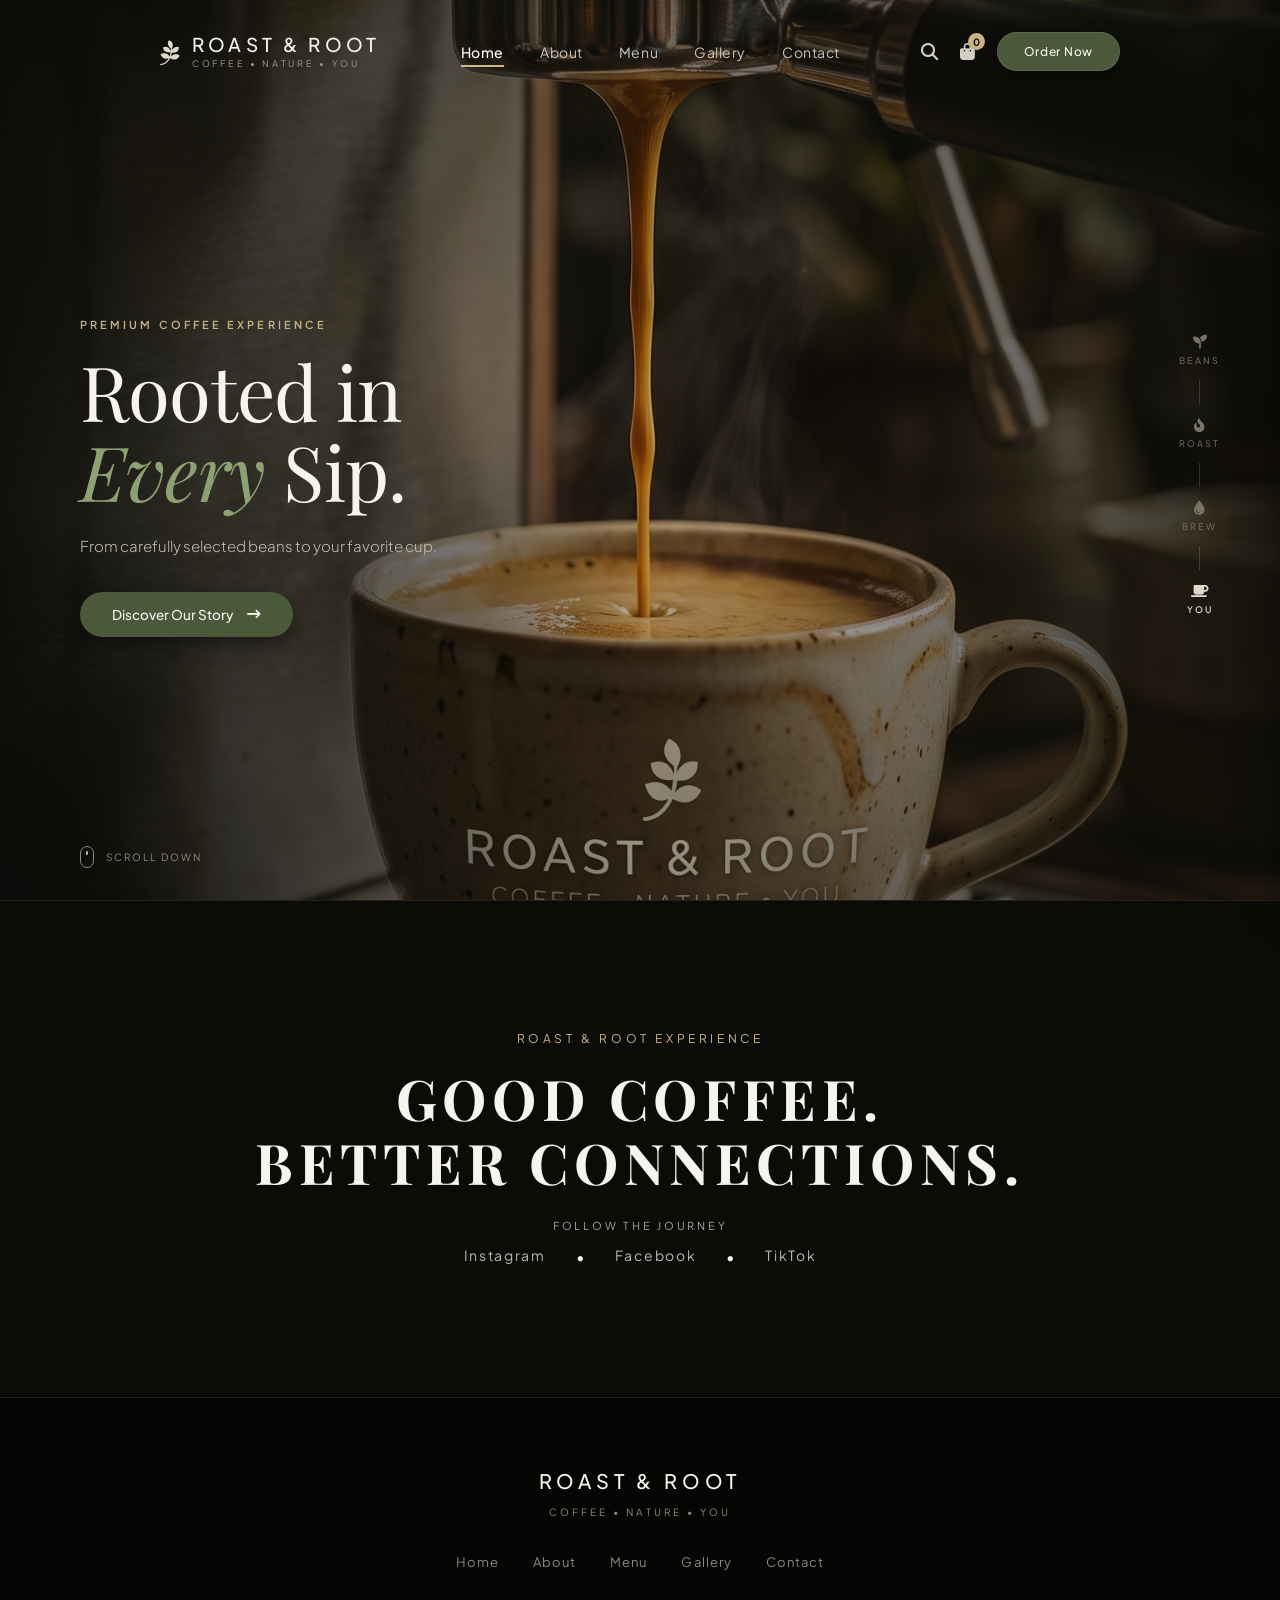
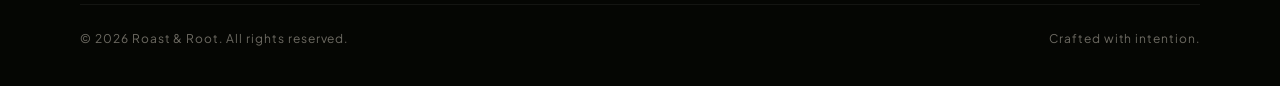
<file: index.html>
<!DOCTYPE html>
<html lang="en">
<head>
  <meta charset="UTF-8" />
  <meta name="viewport" content="width=device-width, initial-scale=1.0" />
  <title>Roast & Root — Rooted in Every Sip</title>
  <link rel="preconnect" href="https://fonts.googleapis.com">
  <link rel="preconnect" href="https://fonts.gstatic.com" crossorigin>
  <link href="https://fonts.googleapis.com/css2?family=Playfair+Display:ital,wght@0,400;0,600;1,400;1,600&family=Plus+Jakarta+Sans:wght@300;400;500;600;700&display=swap" rel="stylesheet">
  <link rel="stylesheet" href="https://cdnjs.cloudflare.com/ajax/libs/font-awesome/6.4.0/css/all.min.css">
  <link rel="stylesheet" href="styles/global.css">
  <link rel="stylesheet" href="styles/home.css">
</head>
<body>

  <div class="hero-wrapper" id="home">
    <div class="hero-bg"></div>
    <div class="hero-container">
      <header>
        <a href="index.html" class="brand">
          <div class="brand-logo"><i class="fa-brands fa-pagelines"></i></div>
          <div class="brand-text">
            <h2>Roast & Root</h2>
            <span>Coffee • Nature • You</span>
          </div>
        </a>

        <nav>
          <a href="index.html" class="active">Home</a>
          <a href="pages/about.html">About</a>
          <a href="pages/menu.html">Menu</a>
          <a href="pages/gallery.html">Gallery</a>
          <a href="pages/contact.html">Contact</a>
        </nav>

        <div class="header-actions">
          <i class="fa-solid fa-magnifying-glass"></i>
          <div class="cart-trigger-wrapper" onclick="toggleCart()">
            <i class="fa-solid fa-bag-shopping"></i>
            <span class="cart-badge" id="cartBadge">0</span>
          </div>
          <a href="pages/menu.html" class="btn-order">Order Now</a>
        </div>
      </header>

      <main class="hero-main">
        <div class="hero-text">
          <span class="tagline">Premium Coffee Experience</span>
          <h1>Rooted in <br /><span>Every</span> Sip.</h1>
          <p>From carefully selected beans to your favorite cup.</p>
          <a href="pages/about.html" class="btn-discover">
            <span>Discover Our Story</span>
            <i class="fa-solid fa-arrow-right-long"></i>
          </a>
        </div>

        <div class="stepper">
          <div class="step-item">
            <i class="fa-solid fa-seedling step-icon"></i>
            <span class="step-title">BEANS</span>
          </div>
          <div class="step-separator"></div>
          <div class="step-item">
            <i class="fa-solid fa-fire-flame-curved step-icon"></i>
            <span class="step-title">ROAST</span>
          </div>
          <div class="step-separator"></div>
          <div class="step-item">
            <i class="fa-solid fa-droplet step-icon"></i>
            <span class="step-title">BREW</span>
          </div>
          <div class="step-separator"></div>
          <div class="step-item active">
            <i class="fa-solid fa-mug-saucer step-icon"></i>
            <span class="step-title">YOU</span>
          </div>
        </div>
      </main>

      <footer class="hero-footer">
        <div class="mouse-icon">
          <div class="mouse-wheel"></div>
        </div>
        <span>Scroll Down</span>
      </footer>
    </div>
  </div>

  <section class="creative-banner">
    <p>Roast & Root Experience</p>
    <h2>GOOD COFFEE.<br />BETTER CONNECTIONS.</h2>
    <div style="font-size: 11px; letter-spacing: 0.25em; text-transform: uppercase; color: #a6a297; margin-bottom: 14px;">Follow the journey</div>
    <div class="social-links">
      <a href="#">Instagram</a>
      <span>•</span>
      <a href="#">Facebook</a>
      <span>•</span>
      <a href="#">TikTok</a>
    </div>
  </section>

  <footer class="master-footer">
    <div class="footer-brand">
      <h3>Roast & Root</h3>
      <span>COFFEE • NATURE • YOU</span>
    </div>

    <div class="footer-nav">
      <a href="index.html">Home</a>
      <a href="pages/about.html">About</a>
      <a href="pages/menu.html">Menu</a>
      <a href="pages/gallery.html">Gallery</a>
      <a href="pages/contact.html">Contact</a>
    </div>

    <div class="footer-bottom">
      <div>&copy; 2026 Roast & Root. All rights reserved.</div>
      <div>Crafted with intention.</div>
    </div>
  </footer>

  <!-- Cart Drawer -->
  <div class="cart-backdrop" id="cartBackdrop" onclick="toggleCart()"></div>
  <aside class="cart-drawer" id="cartDrawer">
    <div class="cart-header">
      <h3>Your Selection</h3>
      <div class="close-cart" onclick="toggleCart()">&times;</div>
    </div>
    <div class="cart-items-list" id="cartItemsList"></div>
    <div class="cart-footer">
      <div class="cart-total-row">
        <span>Total Amount</span>
        <strong id="cartTotal">$0.00</strong>
      </div>
      <button class="btn-checkout" onclick="checkoutOrder()">
        <span>Checkout & Order</span>
        <i class="fa-solid fa-arrow-right"></i>
      </button>
    </div>
  </aside>

  <!-- Checkout & Receipt Modals -->
  <div class="modal-backdrop" id="checkoutModal" onclick="closeCheckoutModal()">
    <div class="modal-box" onclick="event.stopPropagation()">
      <div class="modal-header">
        <h3>Complete Your Order</h3>
        <span class="modal-close" onclick="closeCheckoutModal()">&times;</span>
      </div>
      <form class="modal-body" onsubmit="submitCheckout(event)">
        <div class="form-group">
          <label>Full Name</label>
          <input type="text" id="custName" class="form-control" placeholder="e.g. Sarah Ahmad" required />
        </div>
        <div class="form-group">
          <label>Phone Number</label>
          <input type="tel" id="custPhone" class="form-control" placeholder="07XXXXXXXX" required />
        </div>
        <div class="form-group">
          <label>Delivery Address / Table No.</label>
          <input type="text" id="custAddress" class="form-control" placeholder="Amman, 7th Circle or Table 4" required />
        </div>
        <div class="custom-group">
          <label>Payment Method</label>
          <div class="option-pills" id="payOptions">
            <button type="button" class="pill active" onclick="selectPill(this, 'pay')">Cash on Delivery</button>
            <button type="button" class="pill" onclick="selectPill(this, 'pay')">CliQ / Mobile Pay</button>
          </div>
        </div>
        <div class="custom-price-preview">
          <span>Order Total</span>
          <strong id="checkoutFinalTotal">$0.00</strong>
        </div>
        <button type="submit" class="btn-confirm-add">Confirm & Place Order</button>
      </form>
    </div>
  </div>

  <div class="modal-backdrop" id="receiptModal" onclick="closeReceiptModal()">
    <div class="modal-box receipt-card" onclick="event.stopPropagation()">
      <div class="receipt-header">
        <div class="receipt-logo"><i class="fa-brands fa-pagelines"></i></div>
        <h3>ROAST & ROOT</h3>
        <p>COFFEE • NATURE • YOU</p>
        <span class="receipt-divider">••••••••••••••••••••••••••••••••</span>
      </div>
      <div class="receipt-details" id="receiptContent"></div>
      <div class="receipt-actions">
        <button class="btn-whatsapp-order" onclick="sendToWhatsApp()">
          <i class="fa-brands fa-whatsapp"></i> Send via WhatsApp
        </button>
        <button class="btn-secondary-receipt" onclick="closeReceiptModal()">Done</button>
      </div>
    </div>
  </div>

  <script src="main.js"></script>
</body>
</html>
</file>
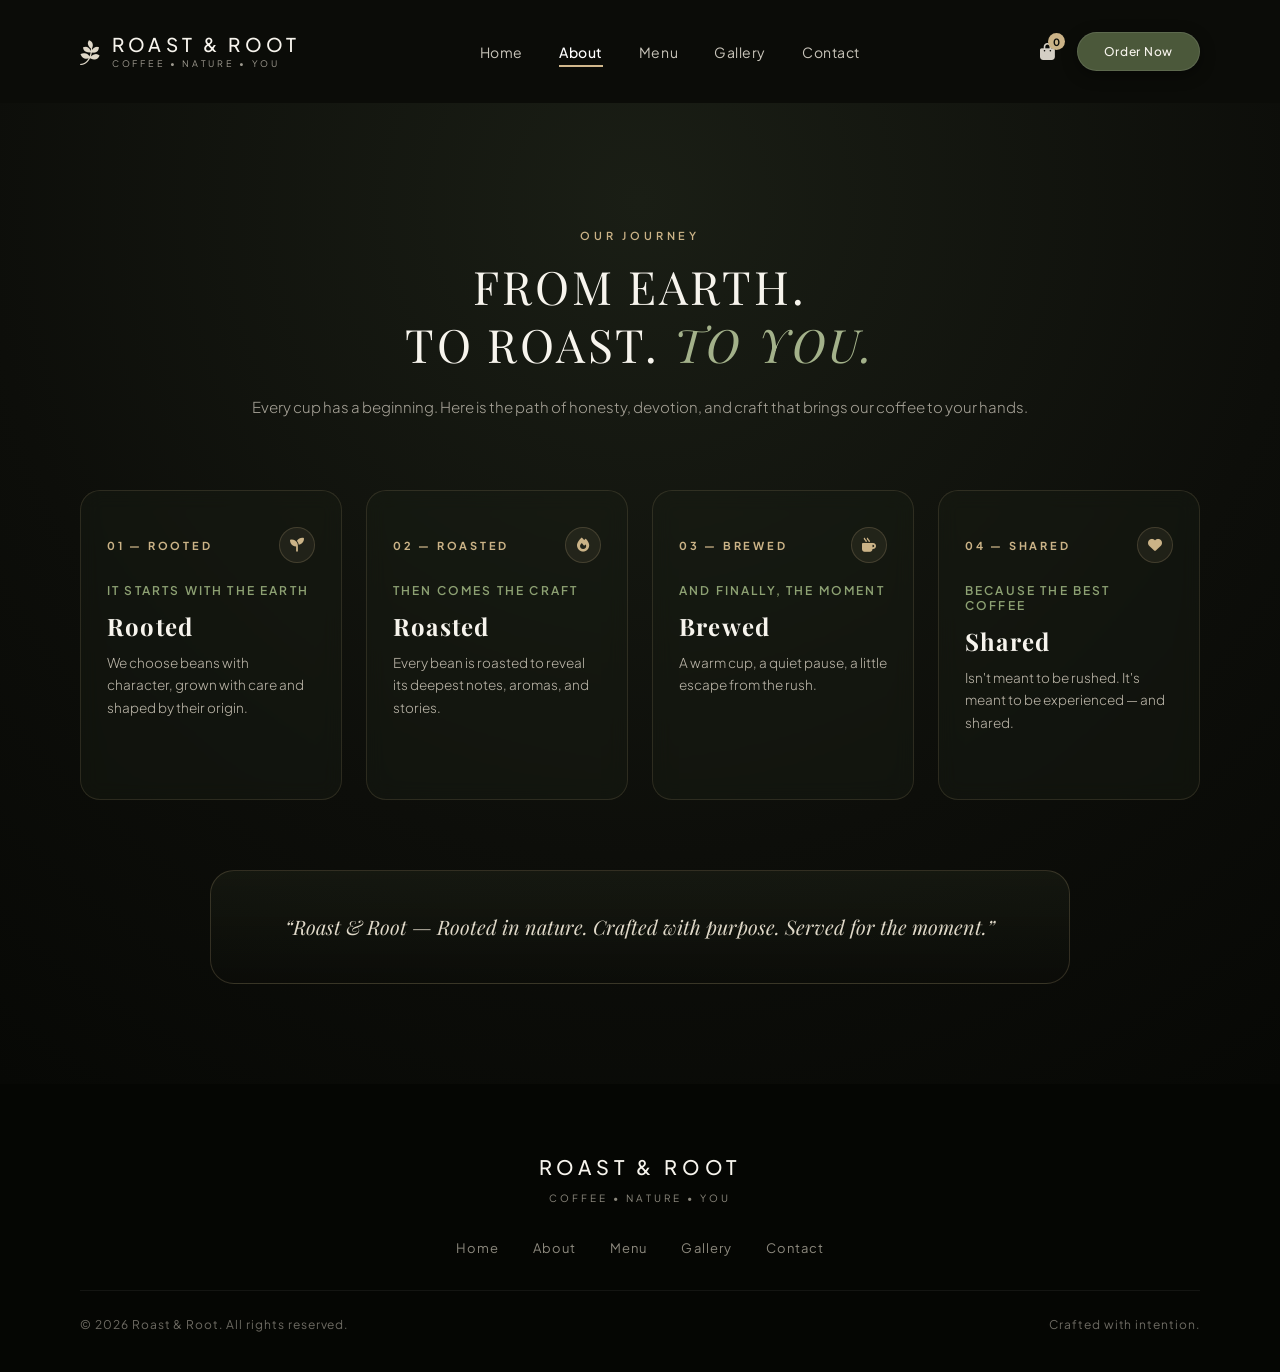
<file: pages/about.html>
<!DOCTYPE html>
<html lang="en">
<head>
  <meta charset="UTF-8" />
  <meta name="viewport" content="width=device-width, initial-scale=1.0" />
  <title>About Us — Roast & Root</title>
  <link rel="preconnect" href="https://fonts.googleapis.com">
  <link rel="preconnect" href="https://fonts.gstatic.com" crossorigin>
  <link href="https://fonts.googleapis.com/css2?family=Playfair+Display:ital,wght@0,400;0,600;1,400;1,600&family=Plus+Jakarta+Sans:wght@300;400;500;600;700&display=swap" rel="stylesheet">
  <link rel="stylesheet" href="https://cdnjs.cloudflare.com/ajax/libs/font-awesome/6.4.0/css/all.min.css">
  <link rel="stylesheet" href="../styles/global.css">
  <link rel="stylesheet" href="../styles/about.css">
</head>
<body>
  <header>
    <a href="../index.html" class="brand">
      <div class="brand-logo"><i class="fa-brands fa-pagelines"></i></div>
      <div class="brand-text">
        <h2>Roast & Root</h2>
        <span>Coffee • Nature • You</span>
      </div>
    </a>
    <nav>
      <a href="../index.html">Home</a>
      <a href="about.html" class="active">About</a>
      <a href="menu.html">Menu</a>
      <a href="gallery.html">Gallery</a>
      <a href="contact.html">Contact</a>
    </nav>
    <div class="header-actions">
      <div class="cart-trigger-wrapper" onclick="toggleCart()">
        <i class="fa-solid fa-bag-shopping"></i>
        <span class="cart-badge" id="cartBadge">0</span>
      </div>
      <a href="menu.html" class="btn-order">Order Now</a>
    </div>
  </header>

  <section class="about-section">
    <div class="section-header">
      <span class="section-kicker">Our Journey</span>
      <h2 class="section-title">FROM EARTH. <br />TO ROAST. <span>TO YOU.</span></h2>
      <p class="section-subtitle">
        Every cup has a beginning. Here is the path of honesty, devotion, and craft that brings our coffee to your hands.
      </p>
    </div>

    <div class="journey-grid">
      <div class="journey-card">
        <div>
          <div class="card-top">
            <span class="step-number">01 — ROOTED</span>
            <div class="card-icon"><i class="fa-solid fa-seedling"></i></div>
          </div>
          <div class="card-subtitle">It starts with the earth</div>
          <h3 class="card-title">Rooted</h3>
          <p class="card-desc">We choose beans with character, grown with care and shaped by their origin.</p>
        </div>
      </div>
      <div class="journey-card">
        <div>
          <div class="card-top">
            <span class="step-number">02 — ROASTED</span>
            <div class="card-icon"><i class="fa-solid fa-fire"></i></div>
          </div>
          <div class="card-subtitle">Then comes the craft</div>
          <h3 class="card-title">Roasted</h3>
          <p class="card-desc">Every bean is roasted to reveal its deepest notes, aromas, and stories.</p>
        </div>
      </div>
      <div class="journey-card">
        <div>
          <div class="card-top">
            <span class="step-number">03 — BREWED</span>
            <div class="card-icon"><i class="fa-solid fa-mug-hot"></i></div>
          </div>
          <div class="card-subtitle">And finally, the moment</div>
          <h3 class="card-title">Brewed</h3>
          <p class="card-desc">A warm cup, a quiet pause, a little escape from the rush.</p>
        </div>
      </div>
      <div class="journey-card">
        <div>
          <div class="card-top">
            <span class="step-number">04 — SHARED</span>
            <div class="card-icon"><i class="fa-solid fa-heart"></i></div>
          </div>
          <div class="card-subtitle">Because the best coffee</div>
          <h3 class="card-title">Shared</h3>
          <p class="card-desc">Isn't meant to be rushed. It's meant to be experienced — and shared.</p>
        </div>
      </div>
    </div>

    <div class="about-quote-box">
      <p>“Roast & Root — Rooted in nature. Crafted with purpose. Served for the moment.”</p>
    </div>
  </section>

  <footer class="master-footer">
    <div class="footer-brand">
      <h3>Roast & Root</h3>
      <span>COFFEE • NATURE • YOU</span>
    </div>
    <div class="footer-nav">
      <a href="../index.html">Home</a>
      <a href="about.html">About</a>
      <a href="menu.html">Menu</a>
      <a href="gallery.html">Gallery</a>
      <a href="contact.html">Contact</a>
    </div>
    <div class="footer-bottom">
      <div>&copy; 2026 Roast & Root. All rights reserved.</div>
      <div>Crafted with intention.</div>
    </div>
  </footer>

  <script src="../main.js"></script>
</body>
</html>
</file>
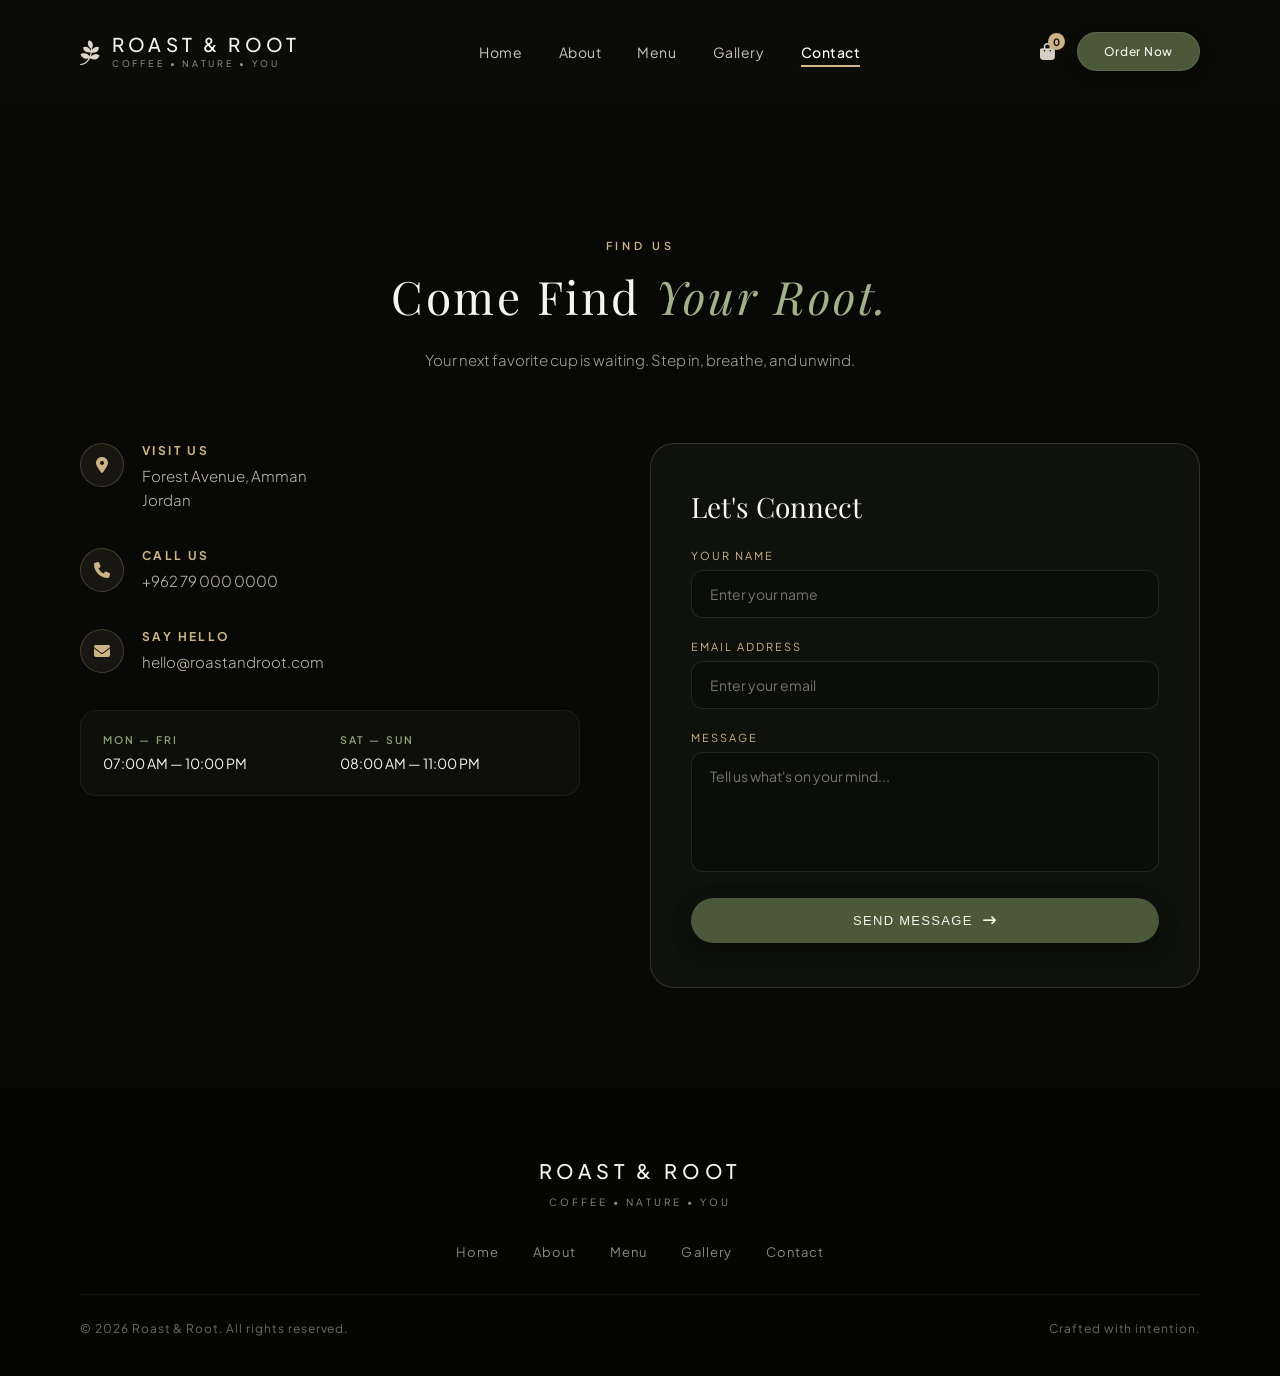
<file: pages/contact.html>
<!DOCTYPE html>
<html lang="en">
<head>
  <meta charset="UTF-8" />
  <meta name="viewport" content="width=device-width, initial-scale=1.0" />
  <title>Contact Us — Roast & Root</title>
  <link rel="preconnect" href="https://fonts.googleapis.com">
  <link rel="preconnect" href="https://fonts.gstatic.com" crossorigin>
  <link href="https://fonts.googleapis.com/css2?family=Playfair+Display:ital,wght@0,400;0,600;1,400;1,600&family=Plus+Jakarta+Sans:wght@300;400;500;600;700&display=swap" rel="stylesheet">
  <link rel="stylesheet" href="https://cdnjs.cloudflare.com/ajax/libs/font-awesome/6.4.0/css/all.min.css">
  <link rel="stylesheet" href="../styles/global.css">
  <link rel="stylesheet" href="../styles/contact.css">
</head>
<body>
  <header>
    <a href="../index.html" class="brand">
      <div class="brand-logo"><i class="fa-brands fa-pagelines"></i></div>
      <div class="brand-text">
        <h2>Roast & Root</h2>
        <span>Coffee • Nature • You</span>
      </div>
    </a>
    <nav>
      <a href="../index.html">Home</a>
      <a href="about.html">About</a>
      <a href="menu.html">Menu</a>
      <a href="gallery.html">Gallery</a>
      <a href="contact.html" class="active">Contact</a>
    </nav>
    <div class="header-actions">
      <div class="cart-trigger-wrapper" onclick="toggleCart()">
        <i class="fa-solid fa-bag-shopping"></i>
        <span class="cart-badge" id="cartBadge">0</span>
      </div>
      <a href="menu.html" class="btn-order">Order Now</a>
    </div>
  </header>

  <section class="contact-section">
    <div class="section-header">
      <span class="section-kicker">Find Us</span>
      <h2 class="section-title">Come Find <span>Your Root.</span></h2>
      <p class="section-subtitle">Your next favorite cup is waiting. Step in, breathe, and unwind.</p>
    </div>

    <div class="contact-grid">
      <div class="contact-info">
        <div class="info-card">
          <div class="info-icon"><i class="fa-solid fa-location-dot"></i></div>
          <div class="info-detail">
            <h4>Visit Us</h4>
            <p>Forest Avenue, Amman<br />Jordan</p>
          </div>
        </div>
        <div class="info-card">
          <div class="info-icon"><i class="fa-solid fa-phone"></i></div>
          <div class="info-detail">
            <h4>Call Us</h4>
            <p>+962 79 000 0000</p>
          </div>
        </div>
        <div class="info-card">
          <div class="info-icon"><i class="fa-solid fa-envelope"></i></div>
          <div class="info-detail">
            <h4>Say Hello</h4>
            <p>hello@roastandroot.com</p>
          </div>
        </div>
        <div class="hours-grid">
          <div class="hour-block">
            <span>MON — FRI</span>
            <strong>07:00 AM — 10:00 PM</strong>
          </div>
          <div class="hour-block">
            <span>SAT — SUN</span>
            <strong>08:00 AM — 11:00 PM</strong>
          </div>
        </div>
      </div>

      <div class="contact-form-box">
        <h3>Let's Connect</h3>
        <form onsubmit="handleContact(event)">
          <div class="form-group">
            <label>Your Name</label>
            <input type="text" class="form-control" placeholder="Enter your name" required />
          </div>
          <div class="form-group">
            <label>Email Address</label>
            <input type="email" class="form-control" placeholder="Enter your email" required />
          </div>
          <div class="form-group">
            <label>Message</label>
            <textarea class="form-control" placeholder="Tell us what's on your mind..." required></textarea>
          </div>
          <button type="submit" class="btn-send">
            <span>Send Message</span>
            <i class="fa-solid fa-arrow-right-long"></i>
          </button>
        </form>
      </div>
    </div>
  </section>

  <footer class="master-footer">
    <div class="footer-brand">
      <h3>Roast & Root</h3>
      <span>COFFEE • NATURE • YOU</span>
    </div>
    <div class="footer-nav">
      <a href="../index.html">Home</a>
      <a href="about.html">About</a>
      <a href="menu.html">Menu</a>
      <a href="gallery.html">Gallery</a>
      <a href="contact.html">Contact</a>
    </div>
    <div class="footer-bottom">
      <div>&copy; 2026 Roast & Root. All rights reserved.</div>
      <div>Crafted with intention.</div>
    </div>
  </footer>

  <script src="../main.js"></script>
</body>
</html>
</file>
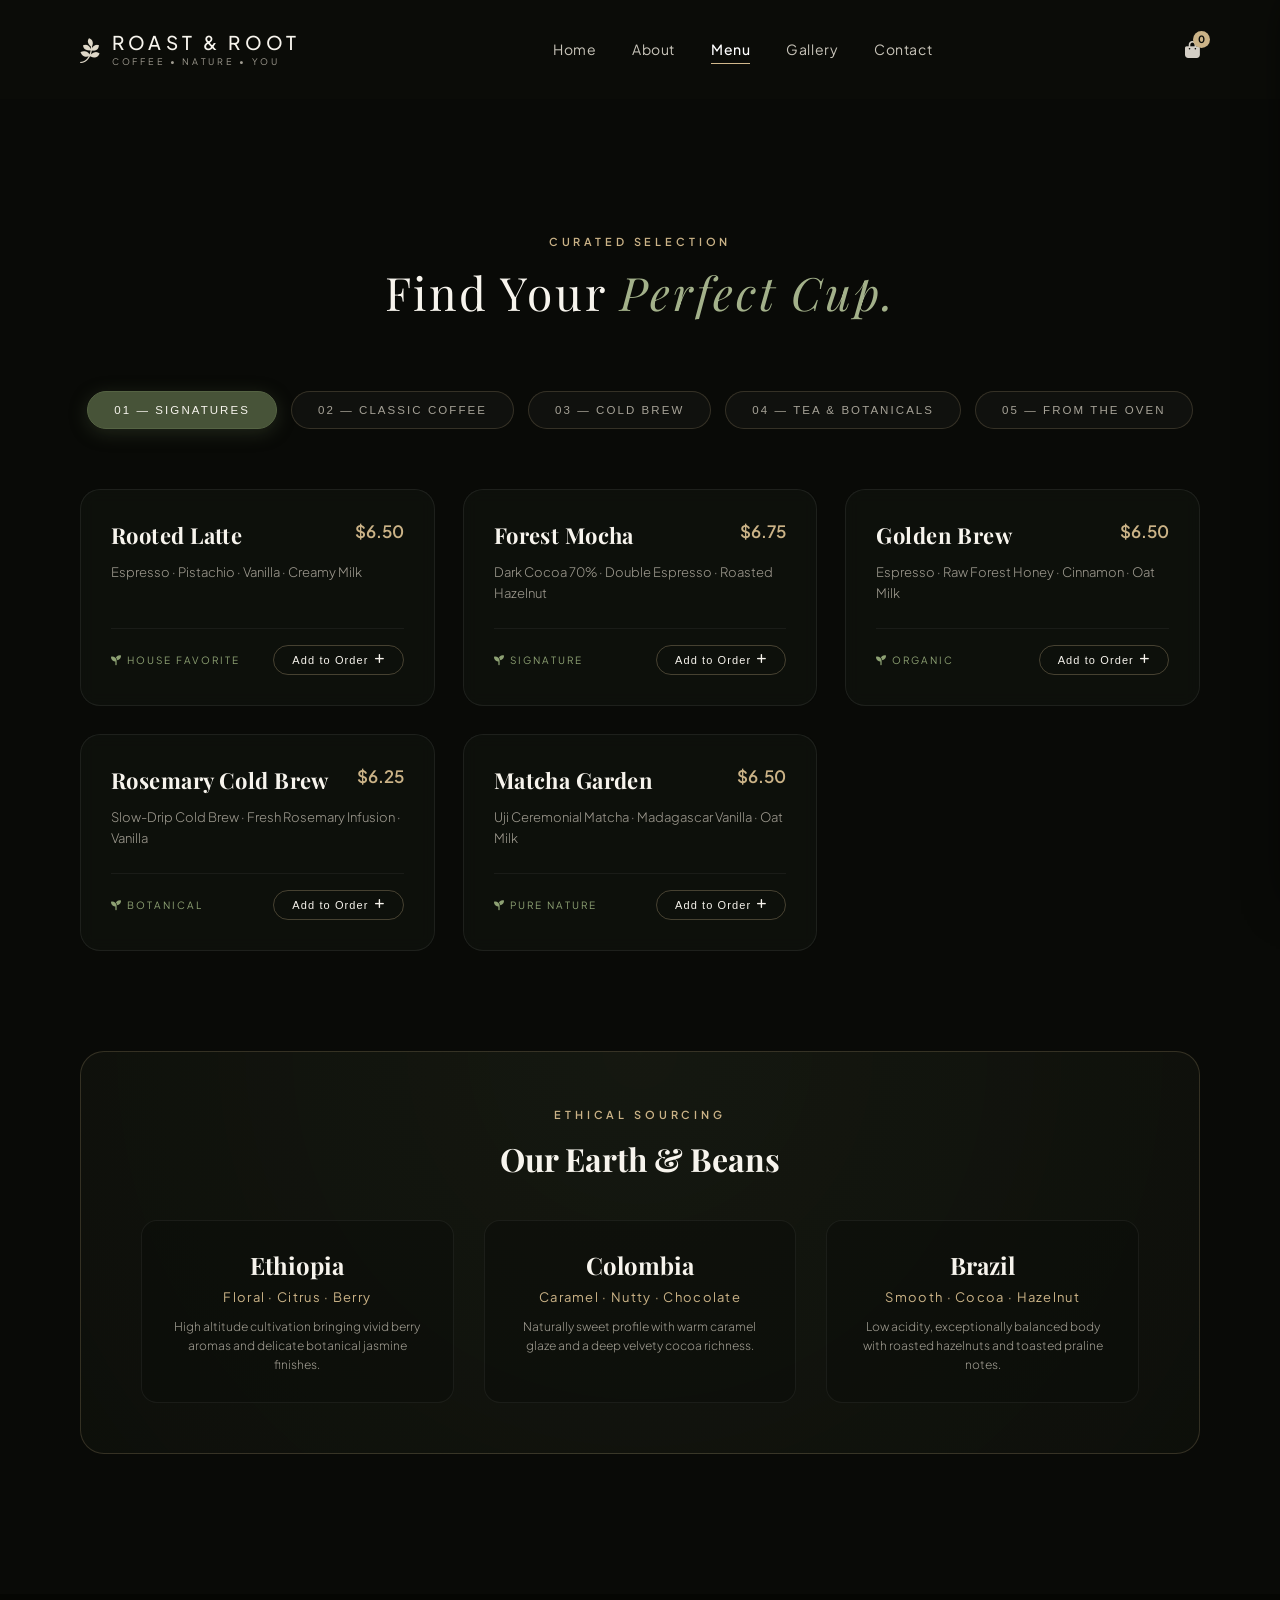
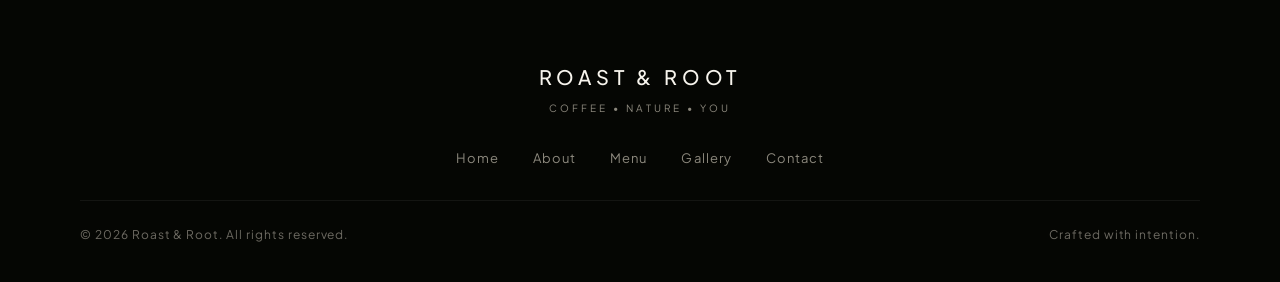
<file: pages/menu.html>
<!DOCTYPE html>
<html lang="en">
<head>
  <meta charset="UTF-8" />
  <meta name="viewport" content="width=device-width, initial-scale=1.0" />
  <title>Menu — Roast & Root</title>
  <link rel="preconnect" href="https://fonts.googleapis.com">
  <link rel="preconnect" href="https://fonts.gstatic.com" crossorigin>
  <link href="https://fonts.googleapis.com/css2?family=Playfair+Display:ital,wght@0,400;0,600;1,400;1,600&family=Plus+Jakarta+Sans:wght@300;400;500;600;700&display=swap" rel="stylesheet">
  <link rel="stylesheet" href="https://cdnjs.cloudflare.com/ajax/libs/font-awesome/6.4.0/css/all.min.css">
  <link rel="stylesheet" href="../styles/global.css">
  <link rel="stylesheet" href="../styles/menu.css">
</head>
<body>
  <header>
    <a href="../index.html" class="brand">
      <div class="brand-logo"><i class="fa-brands fa-pagelines"></i></div>
      <div class="brand-text">
        <h2>Roast & Root</h2>
        <span>Coffee • Nature • You</span>
      </div>
    </a>
    <nav>
      <a href="../index.html">Home</a>
      <a href="about.html">About</a>
      <a href="menu.html" class="active">Menu</a>
      <a href="gallery.html">Gallery</a>
      <a href="contact.html">Contact</a>
    </nav>
    <div class="header-actions">
      <div class="cart-trigger-wrapper" onclick="toggleCart()">
        <i class="fa-solid fa-bag-shopping"></i>
        <span class="cart-badge" id="cartBadge">0</span>
      </div>
    </div>
  </header>

  <section class="menu-section">
    <div class="section-header">
      <span class="section-kicker">Curated Selection</span>
      <h2 class="section-title">Find Your <span>Perfect Cup.</span></h2>
    </div>

    <div class="menu-tabs">
      <button class="tab-btn active" onclick="filterMenu('signatures', this)">01 — SIGNATURES</button>
      <button class="tab-btn" onclick="filterMenu('coffee', this)">02 — CLASSIC COFFEE</button>
      <button class="tab-btn" onclick="filterMenu('coldbrew', this)">03 — COLD BREW</button>
      <button class="tab-btn" onclick="filterMenu('tea', this)">04 — TEA & BOTANICALS</button>
      <button class="tab-btn" onclick="filterMenu('oven', this)">05 — FROM THE OVEN</button>
    </div>

    <div class="menu-grid" id="menuContainer"></div>

    <div class="beans-origin-wrapper">
      <div style="text-align: center; margin-bottom: 40px;">
        <span class="section-kicker">Ethical Sourcing</span>
        <h3 style="font-family: 'Playfair Display', serif; font-size: 32px; color: #f7f4ed;">Our Earth & Beans</h3>
      </div>
      <div class="beans-grid">
        <div class="bean-box">
          <h4 class="bean-country">Ethiopia</h4>
          <div class="bean-notes">Floral · Citrus · Berry</div>
          <p class="bean-desc">High altitude cultivation bringing vivid berry aromas and delicate botanical jasmine finishes.</p>
        </div>
        <div class="bean-box">
          <h4 class="bean-country">Colombia</h4>
          <div class="bean-notes">Caramel · Nutty · Chocolate</div>
          <p class="bean-desc">Naturally sweet profile with warm caramel glaze and a deep velvety cocoa richness.</p>
        </div>
        <div class="bean-box">
          <h4 class="bean-country">Brazil</h4>
          <div class="bean-notes">Smooth · Cocoa · Hazelnut</div>
          <p class="bean-desc">Low acidity, exceptionally balanced body with roasted hazelnuts and toasted praline notes.</p>
        </div>
      </div>
    </div>
  </section>

  <footer class="master-footer">
    <div class="footer-brand">
      <h3>Roast & Root</h3>
      <span>COFFEE • NATURE • YOU</span>
    </div>
    <div class="footer-nav">
      <a href="../index.html">Home</a>
      <a href="about.html">About</a>
      <a href="menu.html">Menu</a>
      <a href="gallery.html">Gallery</a>
      <a href="contact.html">Contact</a>
    </div>
    <div class="footer-bottom">
      <div>&copy; 2026 Roast & Root. All rights reserved.</div>
      <div>Crafted with intention.</div>
    </div>
  </footer>

  <!-- Drawer & Modals -->
  <div class="cart-backdrop" id="cartBackdrop" onclick="toggleCart()"></div>
  <aside class="cart-drawer" id="cartDrawer">
    <div class="cart-header">
      <h3>Your Selection</h3>
      <div class="close-cart" onclick="toggleCart()">&times;</div>
    </div>
    <div class="cart-items-list" id="cartItemsList"></div>
    <div class="cart-footer">
      <div class="cart-total-row">
        <span>Total Amount</span>
        <strong id="cartTotal">$0.00</strong>
      </div>
      <button class="btn-checkout" onclick="checkoutOrder()">
        <span>Checkout & Order</span>
        <i class="fa-solid fa-arrow-right"></i>
      </button>
    </div>
  </aside>

  <div class="modal-backdrop" id="customModal" onclick="closeCustomModal()">
    <div class="modal-box" onclick="event.stopPropagation()">
      <div class="modal-header">
        <h3 id="modalItemName">Customize Item</h3>
        <span class="modal-close" onclick="closeCustomModal()">&times;</span>
      </div>
      <div class="modal-body">
        <div class="custom-group">
          <label>Size / Portion</label>
          <div class="option-pills" id="sizeOptions">
            <button type="button" class="pill active" onclick="selectPill(this, 'size')">Regular</button>
            <button type="button" class="pill" onclick="selectPill(this, 'size')">Large (+$0.75)</button>
          </div>
        </div>
        <div class="custom-group" id="milkGroup">
          <label>Milk Preference</label>
          <div class="option-pills" id="milkOptions">
            <button type="button" class="pill active" onclick="selectPill(this, 'milk')">Whole Milk</button>
            <button type="button" class="pill" onclick="selectPill(this, 'milk')">Oat Milk (+$0.50)</button>
            <button type="button" class="pill" onclick="selectPill(this, 'milk')">Almond Milk (+$0.50)</button>
          </div>
        </div>
        <div class="custom-price-preview">
          <span>Item Total</span>
          <strong id="modalItemPrice">$0.00</strong>
        </div>
        <button class="btn-confirm-add" onclick="confirmAddToCart()">Add to Basket</button>
      </div>
    </div>
  </div>

  <div class="modal-backdrop" id="checkoutModal" onclick="closeCheckoutModal()">
    <div class="modal-box" onclick="event.stopPropagation()">
      <div class="modal-header">
        <h3>Complete Your Order</h3>
        <span class="modal-close" onclick="closeCheckoutModal()">&times;</span>
      </div>
      <form class="modal-body" onsubmit="submitCheckout(event)">
        <div class="form-group">
          <label>Full Name</label>
          <input type="text" id="custName" class="form-control" placeholder="e.g. Sarah Ahmad" required />
        </div>
        <div class="form-group">
          <label>Phone Number</label>
          <input type="tel" id="custPhone" class="form-control" placeholder="07XXXXXXXX" required />
        </div>
        <div class="form-group">
          <label>Delivery Address / Table No.</label>
          <input type="text" id="custAddress" class="form-control" placeholder="Amman, 7th Circle or Table 4" required />
        </div>
        <div class="custom-group">
          <label>Payment Method</label>
          <div class="option-pills" id="payOptions">
            <button type="button" class="pill active" onclick="selectPill(this, 'pay')">Cash on Delivery</button>
            <button type="button" class="pill" onclick="selectPill(this, 'pay')">CliQ / Mobile Pay</button>
          </div>
        </div>
        <div class="custom-price-preview">
          <span>Order Total</span>
          <strong id="checkoutFinalTotal">$0.00</strong>
        </div>
        <button type="submit" class="btn-confirm-add">Confirm & Place Order</button>
      </form>
    </div>
  </div>

  <div class="modal-backdrop" id="receiptModal" onclick="closeReceiptModal()">
    <div class="modal-box receipt-card" onclick="event.stopPropagation()">
      <div class="receipt-header">
        <div class="receipt-logo"><i class="fa-brands fa-pagelines"></i></div>
        <h3>ROAST & ROOT</h3>
        <p>COFFEE • NATURE • YOU</p>
        <span class="receipt-divider">••••••••••••••••••••••••••••••••</span>
      </div>
      <div class="receipt-details" id="receiptContent"></div>
      <div class="receipt-actions">
        <button class="btn-whatsapp-order" onclick="sendToWhatsApp()">
          <i class="fa-brands fa-whatsapp"></i> Send via WhatsApp
        </button>
        <button class="btn-secondary-receipt" onclick="closeReceiptModal()">Done</button>
      </div>
    </div>
  </div>

  <script src="../main.js"></script>
</body>
</html>
</file>
<file: styles/global.css>
* {
  margin: 0;
  padding: 0;
  box-sizing: border-box;
  user-select: none;
}

html {
  scroll-behavior: smooth;
}

body {
  background-color: #0b0c08;
  color: #f7f4ed;
  font-family: 'Plus Jakarta Sans', sans-serif;
  overflow-x: hidden;
}

/* Header & Nav */
header {
  display: flex;
  justify-content: space-between;
  align-items: center;
  padding: 32px 80px;
}

.brand {
  display: flex;
  align-items: center;
  gap: 12px;
  cursor: pointer;
  text-decoration: none;
}

.brand-logo {
  color: #dfd8c8;
  font-size: 26px;
}

.brand-text h2 {
  font-size: 19px;
  letter-spacing: 0.22em;
  text-transform: uppercase;
  font-weight: 500;
  color: #f7f4ed;
  line-height: 1.1;
}

.brand-text span {
  font-size: 9px;
  letter-spacing: 0.3em;
  color: #9f9b90;
  text-transform: uppercase;
  display: block;
  margin-top: 3px;
}

nav {
  display: flex;
  align-items: center;
  gap: 36px;
}

nav a {
  color: #c9c5ba;
  text-decoration: none;
  font-size: 14px;
  letter-spacing: 0.04em;
  transition: color 0.2s ease;
  position: relative;
}

nav a.active {
  color: #ffffff;
  font-weight: 500;
}

nav a.active::after {
  content: '';
  position: absolute;
  bottom: -6px;
  left: 0;
  width: 100%;
  height: 1.5px;
  background-color: #d1b88c;
}

nav a:hover {
  color: #ffffff;
}

.header-actions {
  display: flex;
  align-items: center;
  gap: 22px;
}

.header-actions i {
  color: #d4cfc5;
  font-size: 17px;
  cursor: pointer;
  transition: color 0.2s ease;
}

.header-actions i:hover {
  color: #d1b88c;
}

.cart-trigger-wrapper {
  position: relative;
  cursor: pointer;
}

.cart-badge {
  position: absolute;
  top: -8px;
  right: -10px;
  background-color: #cbb387;
  color: #0b0c08;
  font-size: 10px;
  font-weight: 700;
  width: 17px;
  height: 17px;
  border-radius: 50%;
  display: flex;
  align-items: center;
  justify-content: center;
}

.btn-order {
  background-color: #4b583a;
  color: #f7f4ed;
  border: 1px solid rgba(255,255,255,0.1);
  padding: 11px 26px;
  border-radius: 999px;
  font-size: 12px;
  font-weight: 500;
  letter-spacing: 0.06em;
  cursor: pointer;
  box-shadow: 0 4px 15px rgba(0,0,0,0.4);
  transition: background-color 0.2s ease;
  text-decoration: none;
}

.btn-order:hover {
  background-color: #586844;
}

/* Master Footer */
.master-footer {
  background-color: #050603;
  padding: 70px 80px 40px;
  display: flex;
  flex-direction: column;
  align-items: center;
  gap: 34px;
  text-align: center;
}

.footer-brand h3 {
  font-family: 'Plus Jakarta Sans', sans-serif;
  font-size: 20px;
  letter-spacing: 0.24em;
  text-transform: uppercase;
  font-weight: 500;
  color: #f7f4ed;
  margin-bottom: 6px;
}

.footer-brand span {
  font-size: 10px;
  letter-spacing: 0.3em;
  color: #8c887d;
  text-transform: uppercase;
}

.footer-nav {
  display: flex;
  gap: 34px;
}

.footer-nav a {
  color: #8c887d;
  text-decoration: none;
  font-size: 13px;
  letter-spacing: 0.08em;
  transition: color 0.2s ease;
}

.footer-nav a:hover {
  color: #cbb387;
}

.footer-bottom {
  width: 100%;
  max-width: 1280px;
  border-top: 1px solid rgba(255, 255, 255, 0.06);
  padding-top: 26px;
  display: flex;
  justify-content: space-between;
  color: #6d6a62;
  font-size: 12px;
  letter-spacing: 0.08em;
}

/* Cart Drawer */
.cart-backdrop {
  position: fixed;
  inset: 0;
  background: rgba(0, 0, 0, 0.7);
  backdrop-filter: blur(4px);
  z-index: 9998;
  opacity: 0;
  pointer-events: none;
  transition: opacity 0.3s ease;
}

.cart-backdrop.open {
  opacity: 1;
  pointer-events: auto;
}

.cart-drawer {
  position: fixed;
  top: 0;
  right: -420px;
  width: 400px;
  height: 100vh;
  background: #11130d;
  border-left: 1px solid rgba(203, 179, 135, 0.2);
  z-index: 9999;
  display: flex;
  flex-direction: column;
  justify-content: space-between;
  transition: right 0.35s cubic-bezier(0.16, 1, 0.3, 1);
  padding: 30px;
  box-shadow: -10px 0 40px rgba(0,0,0,0.7);
}

.cart-drawer.open {
  right: 0;
}

.cart-header {
  display: flex;
  justify-content: space-between;
  align-items: center;
  border-bottom: 1px solid rgba(255, 255, 255, 0.08);
  padding-bottom: 18px;
}

.cart-header h3 {
  font-family: 'Playfair Display', serif;
  font-size: 24px;
  color: #f7f4ed;
}

.close-cart {
  font-size: 28px;
  color: #a6a297;
  cursor: pointer;
}

.cart-items-list {
  flex: 1;
  overflow-y: auto;
  padding: 20px 0;
  display: flex;
  flex-direction: column;
  gap: 16px;
}

.cart-item-row {
  display: flex;
  justify-content: space-between;
  align-items: center;
  background: rgba(255, 255, 255, 0.02);
  border: 1px solid rgba(255, 255, 255, 0.06);
  padding: 14px 16px;
  border-radius: 12px;
}

.cart-item-info h4 {
  font-size: 15px;
  color: #f7f4ed;
  margin-bottom: 4px;
}

.cart-item-info span {
  font-size: 13px;
  color: #cbb387;
}

.cart-item-qty {
  display: flex;
  align-items: center;
  gap: 10px;
}

.qty-btn {
  background: rgba(203, 179, 135, 0.1);
  border: 1px solid rgba(203, 179, 135, 0.2);
  color: #f7f4ed;
  width: 24px;
  height: 24px;
  border-radius: 50%;
  cursor: pointer;
  display: flex;
  align-items: center;
  justify-content: center;
  font-size: 12px;
}

.cart-empty-text {
  text-align: center;
  color: #737067;
  font-size: 14px;
  margin-top: 40px;
}

.cart-footer {
  border-top: 1px solid rgba(255, 255, 255, 0.08);
  padding-top: 20px;
}

.cart-total-row {
  display: flex;
  justify-content: space-between;
  align-items: center;
  margin-bottom: 20px;
  font-size: 16px;
}

.cart-total-row strong {
  color: #cbb387;
  font-size: 20px;
}

.btn-checkout {
  width: 100%;
  background-color: #4b583a;
  color: #f7f4ed;
  border: none;
  padding: 15px;
  border-radius: 999px;
  font-size: 13px;
  font-weight: 600;
  letter-spacing: 0.1em;
  text-transform: uppercase;
  cursor: pointer;
  display: flex;
  align-items: center;
  justify-content: center;
  gap: 10px;
  transition: all 0.3s ease;
}

.btn-checkout:hover {
  background-color: #586844;
}

/* Modals */
.modal-backdrop {
  position: fixed;
  inset: 0;
  background: rgba(7, 8, 5, 0.85);
  backdrop-filter: blur(8px);
  z-index: 10000;
  display: none;
  align-items: center;
  justify-content: center;
  padding: 20px;
}

.modal-backdrop.open {
  display: flex;
}

.modal-box {
  background: #151811;
  border: 1px solid rgba(203, 179, 135, 0.3);
  border-radius: 20px;
  width: 100%;
  max-width: 440px;
  padding: 28px;
  box-shadow: 0 20px 50px rgba(0, 0, 0, 0.7);
  animation: modalScale 0.25s ease-out;
}

@keyframes modalScale {
  from { transform: scale(0.95); opacity: 0; }
  to { transform: scale(1); opacity: 1; }
}

.modal-header {
  display: flex;
  justify-content: space-between;
  align-items: center;
  border-bottom: 1px solid rgba(255, 255, 255, 0.08);
  padding-bottom: 14px;
  margin-bottom: 20px;
}

.modal-header h3 {
  font-family: 'Playfair Display', serif;
  font-size: 22px;
  color: #f7f4ed;
}

.modal-close {
  font-size: 24px;
  color: #9f9b90;
  cursor: pointer;
}

.custom-group {
  margin-bottom: 18px;
}

.custom-group label {
  display: block;
  font-size: 11px;
  letter-spacing: 0.15em;
  text-transform: uppercase;
  color: #cbb387;
  margin-bottom: 8px;
}

.option-pills {
  display: flex;
  gap: 8px;
  flex-wrap: wrap;
}

.pill {
  background: rgba(255, 255, 255, 0.04);
  border: 1px solid rgba(255, 255, 255, 0.12);
  color: #beb8ab;
  padding: 8px 14px;
  border-radius: 999px;
  font-size: 12px;
  cursor: pointer;
  transition: all 0.2s;
}

.pill.active {
  background: #4b583a;
  border-color: #cbb387;
  color: #f7f4ed;
  font-weight: 500;
}

.custom-price-preview {
  display: flex;
  justify-content: space-between;
  align-items: center;
  margin: 22px 0 16px;
  padding-top: 14px;
  border-top: 1px solid rgba(255, 255, 255, 0.08);
}

.custom-price-preview strong {
  color: #cbb387;
  font-size: 20px;
}

.btn-confirm-add {
  width: 100%;
  background: #4b583a;
  color: #f7f4ed;
  border: none;
  padding: 13px;
  border-radius: 999px;
  font-size: 13px;
  font-weight: 600;
  letter-spacing: 0.08em;
  cursor: pointer;
  transition: background 0.2s;
}

.btn-confirm-add:hover {
  background: #586844;
}

/* Receipt Modal */
.receipt-card {
  background: #13160e;
  border: 1px dashed rgba(203, 179, 135, 0.4);
  text-align: center;
  position: relative;
}

.receipt-header h3 {
  letter-spacing: 0.2em;
  font-size: 20px;
  color: #f7f4ed;
  margin-top: 8px;
}

.receipt-header p {
  font-size: 9px;
  letter-spacing: 0.3em;
  color: #8c887d;
  margin-bottom: 12px;
}

.receipt-divider {
  display: block;
  color: rgba(203, 179, 135, 0.25);
  letter-spacing: 3px;
  margin-bottom: 16px;
}

.receipt-meta {
  text-align: left;
  font-size: 12px;
  color: #beb8ab;
  line-height: 1.8;
  margin-bottom: 16px;
  padding-bottom: 12px;
  border-bottom: 1px dashed rgba(255, 255, 255, 0.08);
}

.receipt-meta strong {
  color: #f7f4ed;
}

.receipt-items-list {
  text-align: left;
  font-size: 13px;
  color: #dfd8c8;
  display: flex;
  flex-direction: column;
  gap: 8px;
  margin-bottom: 18px;
}

.receipt-item-line {
  display: flex;
  justify-content: space-between;
}

.receipt-item-line span.name {
  color: #c4bfb2;
  font-weight: 300;
}

.receipt-total-box {
  display: flex;
  justify-content: space-between;
  align-items: center;
  padding: 14px 0;
  border-top: 1px dashed rgba(203, 179, 135, 0.4);
  border-bottom: 1px dashed rgba(203, 179, 135, 0.4);
  margin-bottom: 22px;
  font-size: 15px;
}

.receipt-total-box strong {
  color: #cbb387;
  font-size: 20px;
}

.receipt-actions {
  display: flex;
  flex-direction: column;
  gap: 10px;
}

.btn-whatsapp-order {
  width: 100%;
  background-color: #25d366;
  color: #0b0c08;
  border: none;
  padding: 13px;
  border-radius: 999px;
  font-size: 13px;
  font-weight: 600;
  cursor: pointer;
  display: flex;
  align-items: center;
  justify-content: center;
  gap: 8px;
  transition: transform 0.2s, background-color 0.2s;
}

.btn-whatsapp-order:hover {
  background-color: #20ba5a;
  transform: translateY(-1px);
}

.btn-secondary-receipt {
  background: transparent;
  border: 1px solid rgba(255, 255, 255, 0.15);
  color: #a6a297;
  padding: 10px;
  border-radius: 999px;
  font-size: 12px;
  cursor: pointer;
}

.btn-secondary-receipt:hover {
  color: #f7f4ed;
  border-color: #cbb387;
}

@media (max-width: 1024px) {
  header, .master-footer { padding-left: 30px; padding-right: 30px; }
}

@media (max-width: 640px) {
  nav { display: none; }
  .footer-bottom { flex-direction: column; gap: 12px; }
  .cart-drawer { width: 100%; right: -100%; }
}
</file>
<file: styles/home.css>
.hero-wrapper {
  position: relative;
  min-height: 100vh;
  display: flex;
  flex-direction: column;
  justify-content: space-between;
  overflow: hidden;
}

.hero-bg {
  position: absolute;
  inset: 0;
  background-image: 
    radial-gradient(circle at 60% 55%, rgba(0,0,0,0) 0%, rgba(13,15,10,0.5) 65%, rgba(10,11,8,0.92) 100%),
    linear-gradient(to right, rgba(10,11,8,0.85) 0%, rgba(10,11,8,0.15) 50%, rgba(10,11,8,0.65) 100%),
    url('../images/roast-espresso-flow.jpg');
  background-size: cover;
  background-position: center;
  z-index: 1;
}

.hero-container {
  position: relative;
  z-index: 2;
  min-height: 100vh;
  display: flex;
  flex-direction: column;
  justify-content: space-between;
  padding: 0 80px 32px;
}

main.hero-main {
  display: flex;
  justify-content: space-between;
  align-items: center;
  padding: 40px 0;
}

.hero-text {
  max-width: 460px;
}

.tagline {
  font-size: 11px;
  letter-spacing: 0.28em;
  text-transform: uppercase;
  color: #cbb387;
  font-weight: 600;
  margin-bottom: 20px;
  display: inline-block;
}

.hero-text h1 {
  font-family: 'Playfair Display', serif;
  font-size: 76px;
  line-height: 1.05;
  font-weight: 400;
  letter-spacing: -0.01em;
  margin-bottom: 22px;
  color: #f7f4ed;
}

.hero-text h1 span {
  font-style: italic;
  color: #8da173;
  font-weight: 300;
}

.hero-text p {
  font-size: 15px;
  line-height: 1.7;
  color: #c4bfb2;
  margin-bottom: 34px;
  font-weight: 300;
  max-width: 360px;
}

.btn-discover {
  display: inline-flex;
  align-items: center;
  gap: 14px;
  background-color: #4b583a;
  color: #f7f4ed;
  border: none;
  padding: 14px 32px;
  border-radius: 999px;
  font-size: 13.5px;
  font-weight: 500;
  cursor: pointer;
  text-decoration: none;
  box-shadow: 0 6px 20px rgba(0,0,0,0.5);
  transition: background-color 0.2s ease;
}

.btn-discover:hover {
  background-color: #586844;
}

.stepper {
  display: flex;
  flex-direction: column;
  align-items: center;
  gap: 14px;
  margin-right: -20px;
}

.step-item {
  display: flex;
  flex-direction: column;
  align-items: center;
  gap: 6px;
  cursor: pointer;
}

.step-icon {
  font-size: 14px;
  color: #797467;
  transition: color 0.2s ease;
}

.step-title {
  font-size: 9px;
  letter-spacing: 0.22em;
  text-transform: uppercase;
  color: #797467;
  transition: color 0.2s ease;
}

.step-separator {
  width: 1px;
  height: 24px;
  background: rgba(255, 255, 255, 0.15);
}

.step-item.active .step-icon,
.step-item.active .step-title {
  color: #dfd8c8;
  font-weight: 600;
}

footer.hero-footer {
  display: flex;
  align-items: center;
  gap: 12px;
  color: #8f8b80;
  font-size: 10px;
  letter-spacing: 0.2em;
  text-transform: uppercase;
}

.mouse-icon {
  width: 14px;
  height: 22px;
  border: 1.5px solid #8f8b80;
  border-radius: 10px;
  position: relative;
}

.mouse-wheel {
  width: 2px;
  height: 4px;
  background: #cbb387;
  border-radius: 1px;
  position: absolute;
  top: 4px;
  left: 50%;
  transform: translateX(-50%);
}

.creative-banner {
  position: relative;
  padding: 130px 40px;
  text-align: center;
  background-image: 
    linear-gradient(to bottom, rgba(8,9,6,0.85) 0%, rgba(8,9,6,0.4) 50%, rgba(6,7,4,0.95) 100%),
    url('https://images.unsplash.com/photo-1442512595331-e89e73853f31?auto=format&fit=crop&w=1920&q=80');
  background-size: cover;
  background-position: center;
  background-attachment: fixed;
  border-top: 1px solid rgba(203, 179, 135, 0.12);
  border-bottom: 1px solid rgba(203, 179, 135, 0.12);
}

.creative-banner h2 {
  font-family: 'Playfair Display', serif;
  font-size: 56px;
  letter-spacing: 0.1em;
  line-height: 1.15;
  color: #f7f4ed;
  margin-bottom: 24px;
}

.creative-banner p {
  font-size: 12px;
  letter-spacing: 0.3em;
  text-transform: uppercase;
  color: #cbb387;
  margin-bottom: 20px;
}

.social-links {
  display: flex;
  justify-content: center;
  gap: 30px;
}

.social-links a {
  color: #beb8ab;
  text-decoration: none;
  font-size: 14px;
  letter-spacing: 0.12em;
  transition: color 0.25s ease;
}

.social-links a:hover {
  color: #dfd8c8;
  text-decoration: underline;
}

@media (max-width: 1024px) {
  .hero-container { padding-left: 30px; padding-right: 30px; }
  .hero-text h1 { font-size: 54px; }
  main.hero-main { flex-direction: column; align-items: flex-start; gap: 40px; }
  .stepper { display: none; }
}
</file>
<file: styles/about.css>
.about-section {
  position: relative;
  background: radial-gradient(circle at 50% 10%, #1a1e15 0%, #0d0e0a 60%, #070805 100%);
  padding: 120px 80px 100px;
  min-height: 80vh;
}

.section-header {
  text-align: center;
  max-width: 780px;
  margin: 0 auto 70px;
}

.section-kicker {
  font-size: 11px;
  letter-spacing: 0.35em;
  text-transform: uppercase;
  color: #cbb387;
  font-weight: 600;
  margin-bottom: 16px;
  display: inline-block;
}

.section-title {
  font-family: 'Playfair Display', serif;
  font-size: 46px;
  letter-spacing: 0.06em;
  font-weight: 400;
  line-height: 1.25;
  color: #f7f4ed;
  margin-bottom: 20px;
}

.section-title span {
  font-style: italic;
  color: #a3b18a;
}

.section-subtitle {
  font-size: 15px;
  line-height: 1.8;
  color: #a6a297;
  font-weight: 300;
}

.journey-grid {
  display: grid;
  grid-template-columns: repeat(4, 1fr);
  gap: 24px;
  max-width: 1280px;
  margin: 0 auto 70px;
}

.journey-card {
  background: rgba(26, 31, 21, 0.4);
  border: 1px solid rgba(203, 179, 135, 0.15);
  border-radius: 20px;
  padding: 36px 26px;
  backdrop-filter: blur(10px);
  transition: all 0.35s cubic-bezier(0.16, 1, 0.3, 1);
  display: flex;
  flex-direction: column;
  justify-content: space-between;
  min-height: 310px;
}

.journey-card:hover {
  transform: translateY(-8px);
  background: rgba(36, 44, 29, 0.6);
  border-color: rgba(203, 179, 135, 0.45);
  box-shadow: 0 16px 36px rgba(0, 0, 0, 0.45);
}

.card-top {
  display: flex;
  justify-content: space-between;
  align-items: center;
  margin-bottom: 20px;
}

.step-number {
  font-size: 11px;
  letter-spacing: 0.25em;
  color: #cbb387;
  font-weight: 700;
}

.card-icon {
  width: 36px;
  height: 36px;
  border-radius: 50%;
  background: rgba(203, 179, 135, 0.08);
  border: 1px solid rgba(203, 179, 135, 0.2);
  display: flex;
  align-items: center;
  justify-content: center;
  color: #cbb387;
  font-size: 14px;
}

.card-title {
  font-family: 'Playfair Display', serif;
  font-size: 24px;
  letter-spacing: 0.05em;
  margin-bottom: 10px;
  color: #f7f4ed;
}

.card-subtitle {
  font-size: 12px;
  letter-spacing: 0.18em;
  text-transform: uppercase;
  color: #8da173;
  margin-bottom: 12px;
  font-weight: 600;
}

.card-desc {
  font-size: 13.5px;
  line-height: 1.65;
  color: #beb8ab;
  font-weight: 300;
}

.about-quote-box {
  max-width: 860px;
  margin: 0 auto;
  text-align: center;
  padding: 40px 30px;
  border-radius: 24px;
  background: linear-gradient(180deg, rgba(75, 88, 58, 0.15) 0%, rgba(13, 14, 10, 0.4) 100%);
  border: 1px solid rgba(203, 179, 135, 0.2);
}

.about-quote-box p {
  font-family: 'Playfair Display', serif;
  font-size: 20px;
  font-style: italic;
  color: #dfd8c8;
  line-height: 1.6;
}

@media (max-width: 1024px) {
  .about-section { padding-left: 30px; padding-right: 30px; }
  .journey-grid { grid-template-columns: 1fr 1fr; }
}

@media (max-width: 640px) {
  .journey-grid { grid-template-columns: 1fr; }
}
</file>
<file: styles/contact.css>
.contact-section {
  position: relative;
  background: #080906;
  padding: 130px 80px 100px;
  min-height: 80vh;
}

.section-header {
  text-align: center;
  max-width: 780px;
  margin: 0 auto 70px;
}

.section-kicker {
  font-size: 11px;
  letter-spacing: 0.35em;
  text-transform: uppercase;
  color: #cbb387;
  font-weight: 600;
  margin-bottom: 16px;
  display: inline-block;
}

.section-title {
  font-family: 'Playfair Display', serif;
  font-size: 46px;
  letter-spacing: 0.06em;
  font-weight: 400;
  line-height: 1.25;
  color: #f7f4ed;
  margin-bottom: 20px;
}

.section-title span {
  font-style: italic;
  color: #a3b18a;
}

.section-subtitle {
  font-size: 15px;
  line-height: 1.8;
  color: #a6a297;
  font-weight: 300;
}

.contact-grid {
  display: grid;
  grid-template-columns: 1fr 1.1fr;
  gap: 70px;
  max-width: 1280px;
  margin: 0 auto;
  align-items: start;
}

.contact-info {
  display: flex;
  flex-direction: column;
  gap: 36px;
}

.info-card {
  display: flex;
  align-items: flex-start;
  gap: 18px;
}

.info-icon {
  width: 44px;
  height: 44px;
  border-radius: 50%;
  background: rgba(203, 179, 135, 0.08);
  border: 1px solid rgba(203, 179, 135, 0.25);
  display: flex;
  align-items: center;
  justify-content: center;
  color: #cbb387;
  font-size: 16px;
  flex-shrink: 0;
}

.info-detail h4 {
  font-size: 12px;
  letter-spacing: 0.2em;
  text-transform: uppercase;
  color: #cbb387;
  margin-bottom: 6px;
}

.info-detail p {
  font-size: 15px;
  color: #beb8ab;
  line-height: 1.6;
  font-weight: 300;
}

.hours-grid {
  display: grid;
  grid-template-columns: 1fr 1fr;
  gap: 20px;
  padding: 22px;
  background: rgba(26, 31, 21, 0.35);
  border: 1px solid rgba(255, 255, 255, 0.06);
  border-radius: 16px;
}

.hour-block span {
  display: block;
  font-size: 10.5px;
  letter-spacing: 0.2em;
  color: #8da173;
  text-transform: uppercase;
  font-weight: 600;
  margin-bottom: 6px;
}

.hour-block strong {
  font-size: 14px;
  color: #f7f4ed;
  font-weight: 400;
}

.contact-form-box {
  background: rgba(22, 26, 18, 0.5);
  border: 1px solid rgba(203, 179, 135, 0.2);
  border-radius: 24px;
  padding: 44px 40px;
  backdrop-filter: blur(10px);
}

.contact-form-box h3 {
  font-family: 'Playfair Display', serif;
  font-size: 28px;
  color: #f7f4ed;
  margin-bottom: 24px;
  font-weight: 400;
}

.form-group {
  margin-bottom: 22px;
}

.form-group label {
  display: block;
  font-size: 11px;
  letter-spacing: 0.18em;
  text-transform: uppercase;
  color: #cbb387;
  margin-bottom: 8px;
}

.form-control {
  width: 100%;
  background: rgba(11, 12, 8, 0.6);
  border: 1px solid rgba(255, 255, 255, 0.1);
  border-radius: 12px;
  padding: 14px 18px;
  color: #f7f4ed;
  font-family: 'Plus Jakarta Sans', sans-serif;
  font-size: 14px;
  transition: all 0.25s ease;
  outline: none;
}

.form-control:focus {
  border-color: #cbb387;
  box-shadow: 0 0 15px rgba(203, 179, 135, 0.15);
  background: rgba(16, 18, 12, 0.8);
}

textarea.form-control {
  resize: none;
  height: 120px;
}

.btn-send {
  width: 100%;
  background-color: #4b583a;
  color: #f7f4ed;
  border: none;
  padding: 15px;
  border-radius: 999px;
  font-size: 13px;
  font-weight: 500;
  letter-spacing: 0.1em;
  text-transform: uppercase;
  cursor: pointer;
  display: flex;
  align-items: center;
  justify-content: center;
  gap: 10px;
  transition: all 0.3s ease;
  box-shadow: 0 6px 20px rgba(0,0,0,0.4);
}

.btn-send:hover {
  background-color: #586844;
  transform: translateY(-2px);
}

@media (max-width: 1024px) {
  .contact-section { padding-left: 30px; padding-right: 30px; }
  .contact-grid { grid-template-columns: 1fr; }
}
</file>
<file: styles/menu.css>
.menu-section {
  position: relative;
  background: #090a07;
  padding: 130px 80px 140px;
  min-height: 80vh;
}

.section-header {
  text-align: center;
  max-width: 780px;
  margin: 0 auto 70px;
}

.section-kicker {
  font-size: 11px;
  letter-spacing: 0.35em;
  text-transform: uppercase;
  color: #cbb387;
  font-weight: 600;
  margin-bottom: 16px;
  display: inline-block;
}

.section-title {
  font-family: 'Playfair Display', serif;
  font-size: 46px;
  letter-spacing: 0.06em;
  font-weight: 400;
  line-height: 1.25;
  color: #f7f4ed;
  margin-bottom: 20px;
}

.section-title span {
  font-style: italic;
  color: #a3b18a;
}

.menu-tabs {
  display: flex;
  justify-content: center;
  gap: 14px;
  margin-bottom: 60px;
  flex-wrap: wrap;
}

.tab-btn {
  background: rgba(255, 255, 255, 0.03);
  border: 1px solid rgba(203, 179, 135, 0.2);
  padding: 12px 26px;
  border-radius: 999px;
  color: #a6a297;
  font-size: 11.5px;
  letter-spacing: 0.18em;
  text-transform: uppercase;
  cursor: pointer;
  transition: all 0.3s ease;
}

.tab-btn:hover {
  border-color: #cbb387;
  color: #f7f4ed;
}

.tab-btn.active {
  background: #475338;
  border-color: #556343;
  color: #f7f4ed;
  box-shadow: 0 4px 18px rgba(71, 83, 56, 0.4);
}

.menu-grid {
  display: grid;
  grid-template-columns: repeat(auto-fill, minmax(320px, 1fr));
  gap: 28px;
  max-width: 1280px;
  margin: 0 auto;
}

.menu-card {
  background: rgba(22, 26, 18, 0.45);
  border: 1px solid rgba(255, 255, 255, 0.07);
  border-radius: 20px;
  padding: 30px;
  display: flex;
  flex-direction: column;
  justify-content: space-between;
  backdrop-filter: blur(8px);
  transition: all 0.3s ease;
}

.menu-card:hover {
  border-color: rgba(203, 179, 135, 0.4);
  background: rgba(32, 38, 26, 0.65);
  transform: translateY(-5px);
  box-shadow: 0 12px 30px rgba(0, 0, 0, 0.5);
}

.menu-card-top {
  display: flex;
  justify-content: space-between;
  align-items: flex-start;
  margin-bottom: 12px;
}

.item-name {
  font-family: 'Playfair Display', serif;
  font-size: 22px;
  color: #f7f4ed;
  letter-spacing: 0.02em;
}

.item-price {
  font-size: 17px;
  font-weight: 600;
  color: #cbb387;
}

.item-ingredients {
  font-size: 13px;
  line-height: 1.6;
  color: #9f9b90;
  font-weight: 300;
  margin-bottom: 24px;
}

.menu-card-bottom {
  display: flex;
  justify-content: space-between;
  align-items: center;
  padding-top: 16px;
  border-top: 1px solid rgba(255, 255, 255, 0.05);
}

.tag-nature {
  font-size: 10px;
  letter-spacing: 0.2em;
  text-transform: uppercase;
  color: #8da173;
}

.btn-add-order {
  background: transparent;
  border: 1px solid rgba(203, 179, 135, 0.3);
  color: #f7f4ed;
  padding: 8px 18px;
  border-radius: 999px;
  font-size: 11px;
  letter-spacing: 0.1em;
  cursor: pointer;
  display: flex;
  align-items: center;
  gap: 6px;
  transition: all 0.25s ease;
}

.btn-add-order:hover {
  background: #cbb387;
  color: #0b0c08;
  border-color: #cbb387;
}

.beans-origin-wrapper {
  max-width: 1280px;
  margin: 100px auto 0;
  background: radial-gradient(circle at 50% 0%, rgba(71,83,56,0.2) 0%, rgba(17,19,13,0.6) 100%);
  border: 1px solid rgba(203, 179, 135, 0.2);
  border-radius: 24px;
  padding: 50px 60px;
}

.beans-grid {
  display: grid;
  grid-template-columns: repeat(3, 1fr);
  gap: 30px;
}

.bean-box {
  background: rgba(11, 12, 8, 0.5);
  border: 1px solid rgba(255, 255, 255, 0.06);
  border-radius: 16px;
  padding: 28px;
  text-align: center;
  transition: transform 0.3s ease;
}

.bean-box:hover {
  transform: translateY(-4px);
  border-color: rgba(203, 179, 135, 0.4);
}

.bean-country {
  font-family: 'Playfair Display', serif;
  font-size: 24px;
  color: #f7f4ed;
  margin-bottom: 8px;
}

.bean-notes {
  font-size: 13px;
  color: #cbb387;
  letter-spacing: 0.1em;
  margin-bottom: 12px;
}

.bean-desc {
  font-size: 12px;
  line-height: 1.6;
  color: #9f9b90;
  font-weight: 300;
}

@media (max-width: 1024px) {
  .menu-section { padding-left: 30px; padding-right: 30px; }
  .beans-grid { grid-template-columns: 1fr 1fr; }
}

@media (max-width: 640px) {
  .beans-grid { grid-template-columns: 1fr; }
}
</file>
